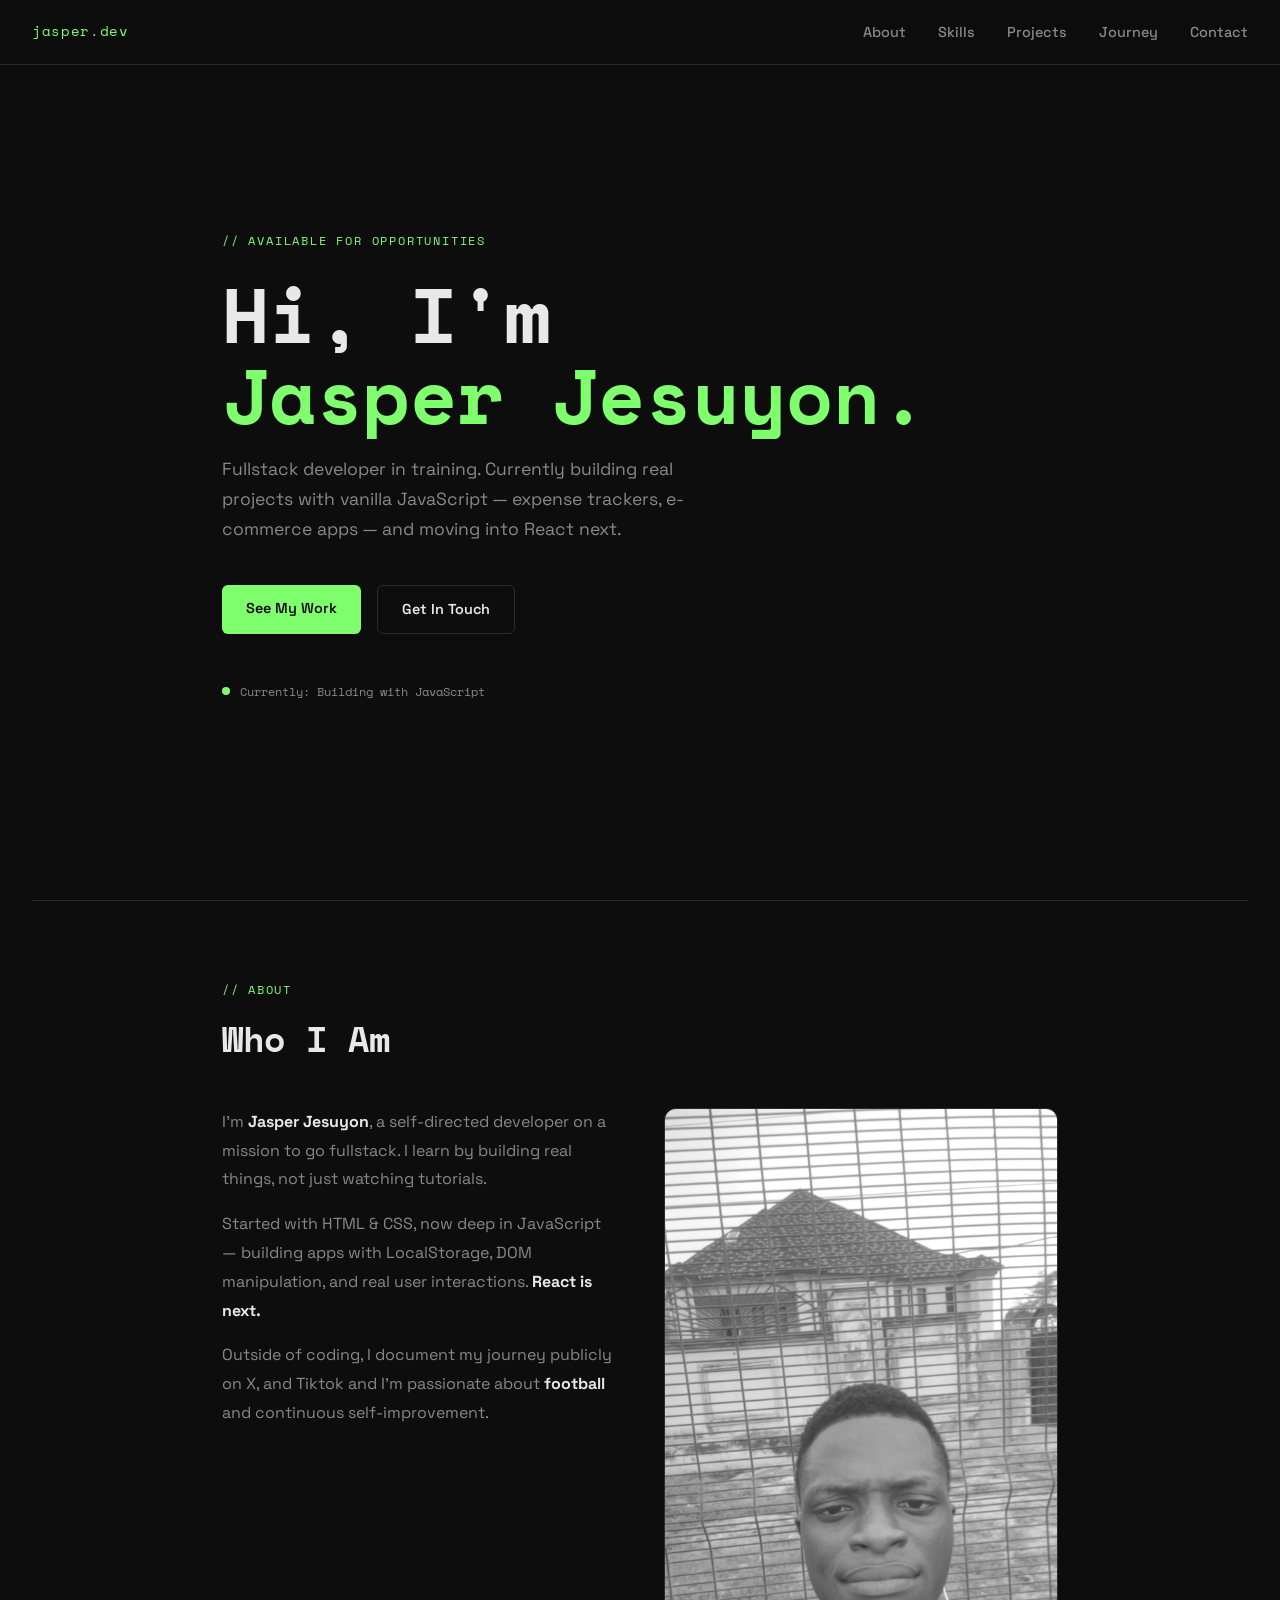
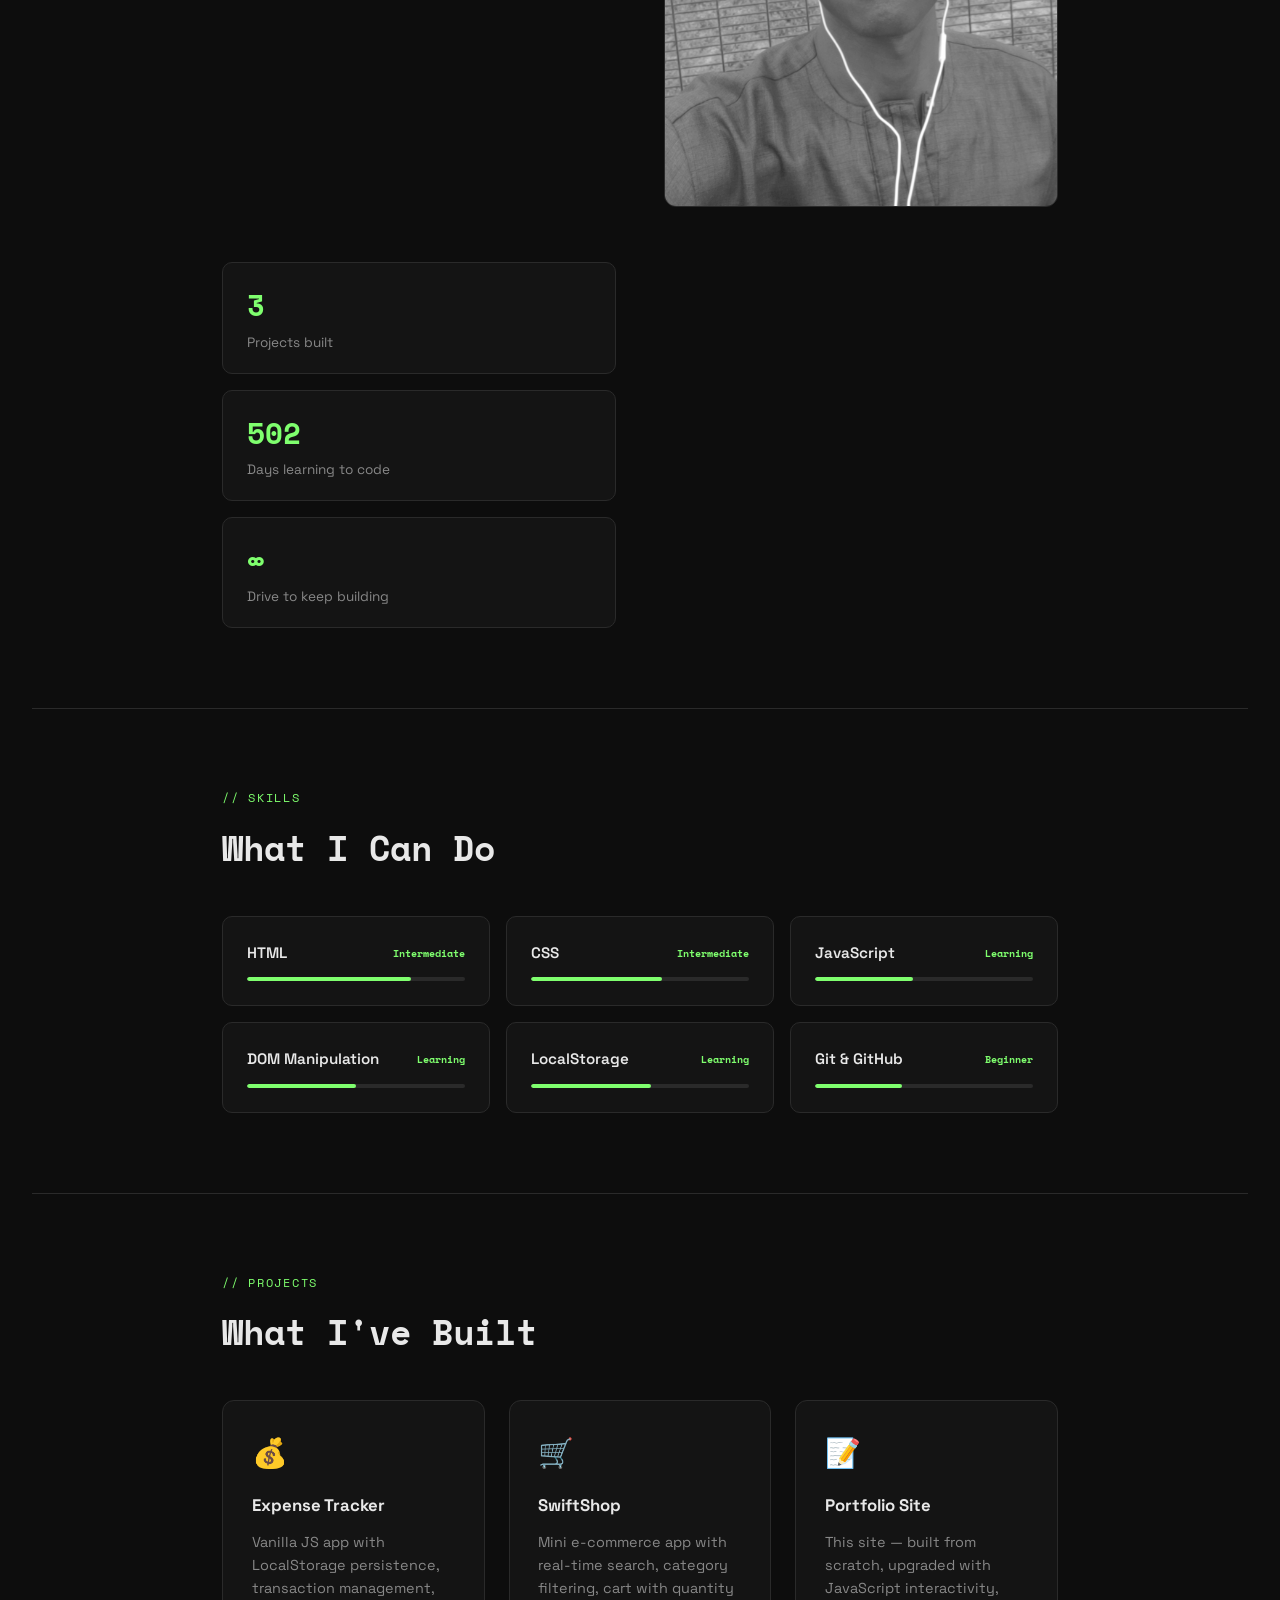
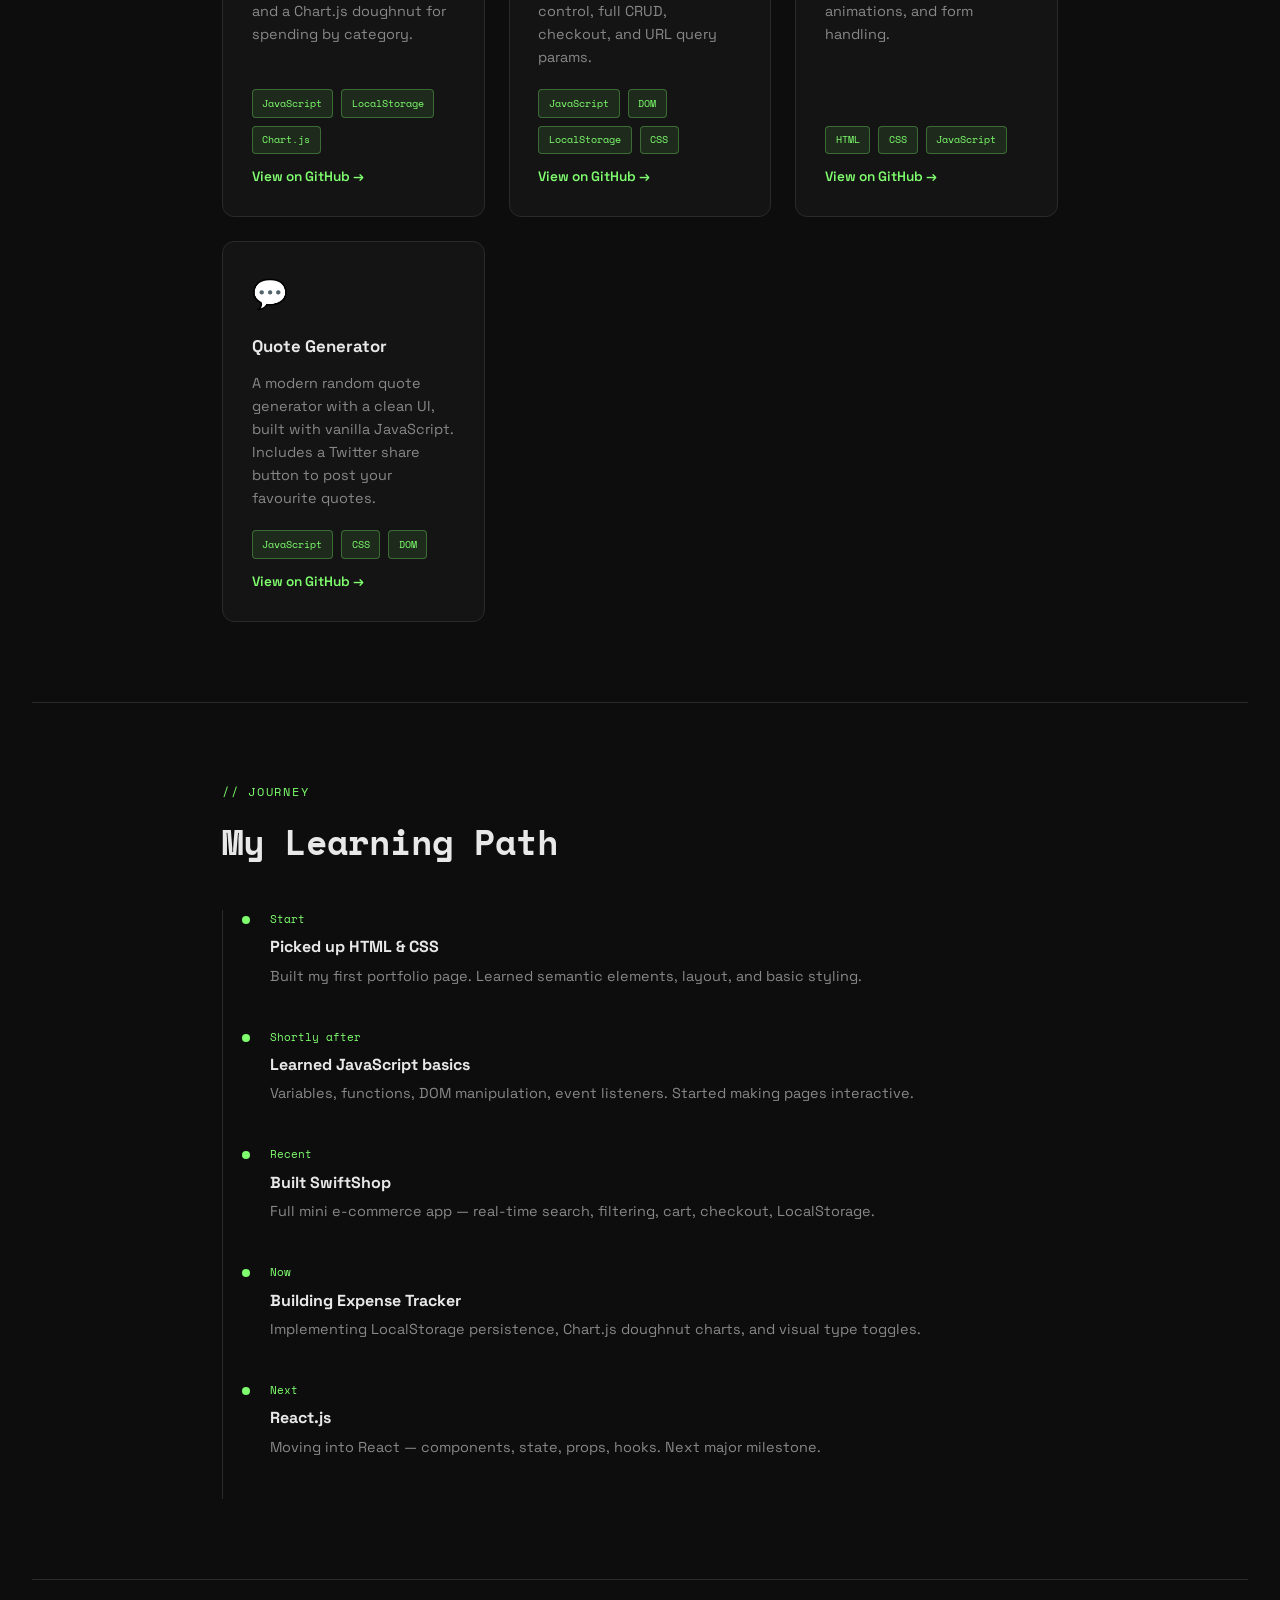
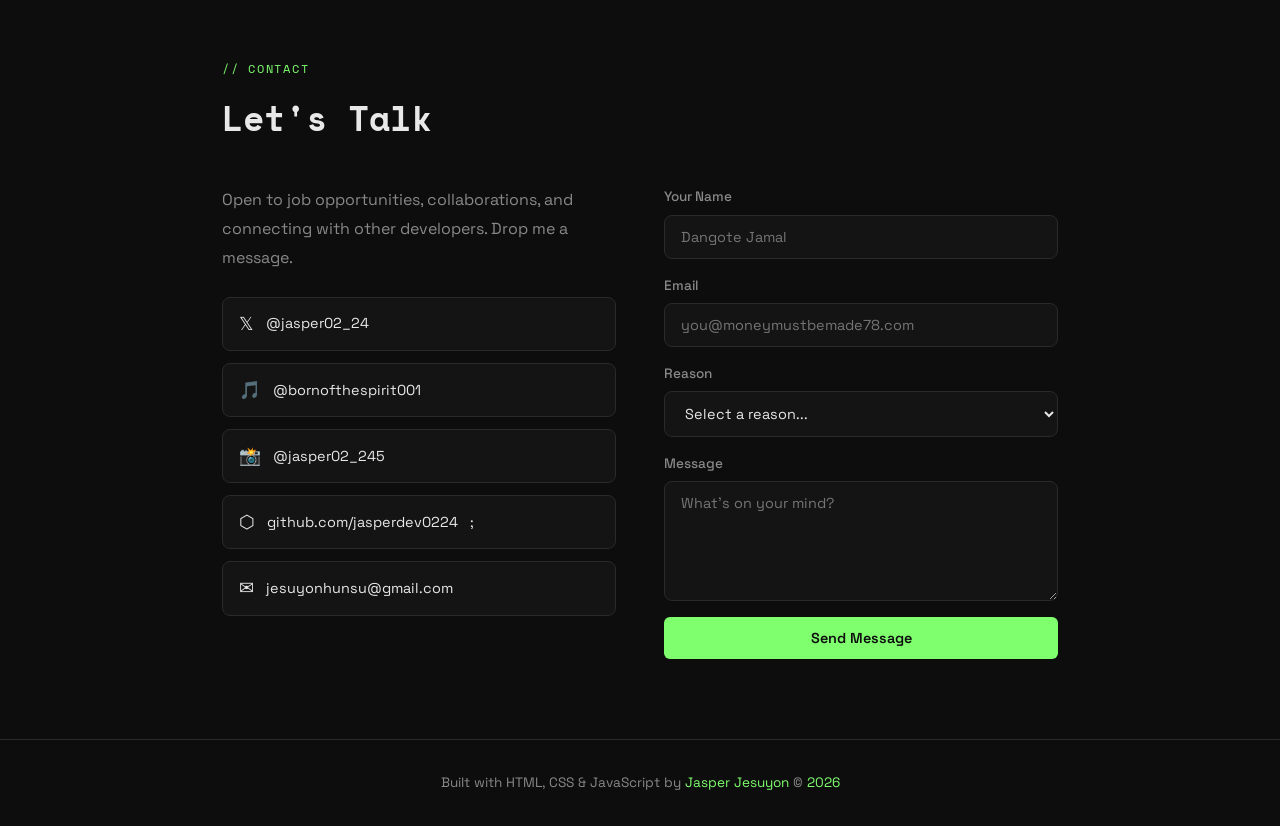
<file: index.html>
<!DOCTYPE html>
<html lang="en">
<head>
  <meta charset="UTF-8">
  <meta name="viewport" content="width=device-width, initial-scale=1.0">
  <title>Jasper Jesuyon Developer Portfolio</title>
  <link href="https://fonts.googleapis.com/css2?family=Space+Grotesk:wght@300;400;500;600;700&family=Space+Mono:wght@400;700&display=swap" rel="stylesheet">
  <link rel="stylesheet" href="portfolio.styles.css">
</head>
<body>

  <nav>
    <div class="nav-logo">jasper.dev</div>
    <ul class="nav-links">
      <li><a href="#about">About</a></li>
      <li><a href="#skills">Skills</a></li>
      <li><a href="#projects">Projects</a></li>
      <li><a href="#journey">Journey</a></li>
      <li><a href="#contact">Contact</a></li>
    </ul>
  </nav>

  <section id="hero">
    <p class="hero-label">// available for opportunities</p>
    <h1 class="hero-name">Hi, I'm<br><span>Jasper Jesuyon.</span></h1>
    <p class="hero-sub">
      Fullstack developer in training. Currently building real projects with vanilla JavaScript — expense trackers, e-commerce apps — and moving into React next.
    </p>
    <div class="hero-cta">
      <a href="#projects" class="btn btn-primary">See My Work</a>
      <a href="#contact" class="btn btn-ghost">Get In Touch</a>
    </div>
    <div class="status-bar">
      <span class="status-dot"></span>
      <span id="current-focus">Currently: Building with JavaScript</span>
    </div>
  </section>

  <hr class="divider">

  <section id="about">
    <p class="section-label fade-in">// about</p>
    <h2 class="section-title fade-in">Who I Am</h2>
    <div class="about-grid">
      <div class="about-text fade-in">
        <p>I'm <strong>Jasper Jesuyon</strong>, a self-directed developer on a mission to go fullstack. I learn by building real things, not just watching tutorials.</p>
        <p>Started with HTML & CSS, now deep in JavaScript — building apps with LocalStorage, DOM manipulation, and real user interactions. <strong>React is next.</strong></p>
        <p>Outside of coding, I document my journey publicly on X, and Tiktok and I'm passionate about <strong>football</strong> and continuous self-improvement.</p>
      </div>

 <div class="about-image fade-in">
<img src="image.jpg" alt="Jasper Jesuyon">
 </div>

      <div class="about-stats fade-in">
        <div class="stat-card">
          <div class="stat-num" id="projects-count">0</div>
          <div class="stat-label">Projects built</div>
        </div>
        <div class="stat-card">
          <div class="stat-num" id="days-count">0</div>
          <div class="stat-label">Days learning to code</div>
        </div>
        <div class="stat-card">
          <div class="stat-num">∞</div>
          <div class="stat-label">Drive to keep building</div>
        </div>
      </div>
    </div>
  </section>

  <hr class="divider">

  <section id="skills">
    <p class="section-label fade-in">// skills</p>
    <h2 class="section-title fade-in">What I Can Do</h2>
    <div class="skills-grid" id="skills-grid"></div>
  </section>

  <hr class="divider">

  <section id="projects">
    <p class="section-label fade-in">// projects</p>
    <h2 class="section-title fade-in">What I've Built</h2>
    <div class="projects-grid" id="projects-grid"></div>
  </section>

  <hr class="divider">

  <section id="journey">
    <p class="section-label fade-in">// journey</p>
    <h2 class="section-title fade-in">My Learning Path</h2>
    <div class="timeline" id="timeline"></div>
  </section>

  <hr class="divider">

  <section id="contact">
    <p class="section-label fade-in">// contact</p>
    <h2 class="section-title fade-in">Let's Talk</h2>
    <div class="contact-grid">
      <div class="contact-info fade-in">
        <p>Open to job opportunities, collaborations, and connecting with other developers. Drop me a message.</p>
        <div class="contact-links">
          <a href="https://x.com" target="_blank" rel="noopener" class="contact-link">
            <span class="contact-icon">𝕏</span>
            <span>@jasper02_24</span>
          </a>
          <a href="https://tiktok.com/@bornofthespirit001" target="_blank" rel="noopener" class="contact-link">
            <span class="contact-icon">🎵</span>
            <span>@bornofthespirit001</span>
          </a>

          </a>
          <a href="https://instagram.com/@jasper02_245" target="_blank" rel="noopener" class="contact-link">
            <span class="contact-icon">📸</span>
            <span>@jasper02_245</span>
          </a>

          <a href="https://github.com/jasperdev0224" target="_blank" rel="noopener" class="contact-link">
            <span class="contact-icon">⬡</span>
            <span>github.com/jasperdev0224</span>;
          </a>
          <a href="mailto:jesuyonhunsu@gmail.com" class="contact-link">
            <span class="contact-icon">✉</span>
            <span>jesuyonhunsu@gmail.com</span>
          </a>
        </div>
      </div>
      <div class="fade-in">
        <div class="contact-form" id="contact-form">
          <div class="form-group">
            <label for="name">Your Name</label>
            <input type="text" id="name" placeholder="Dangote Jamal">
          </div>
          <div class="form-group">
            <label for="email">Email</label>
            <input type="email" id="email" placeholder="you@moneymustbemade78.com">
          </div>
          <div class="form-group">
            <label for="reason">Reason</label>
            <select id="reason">
              <option value="">Select a reason...</option>
              <option value="job">Job Opportunity</option>
              <option value="collab">Collaboration</option>
              <option value="feedback">Feedback</option>
              <option value="other">Other</option>
            </select>
          </div>
          <div class="form-group">
            <label for="message">Message</label>
            <textarea id="message" placeholder="What's on your mind?"></textarea>
          </div>
          <button class="btn btn-primary" onclick="submitForm()">Send Message</button>
        </div>
        <div class="form-success" id="form-success">
          ✓ Message received! I'll get back to you soon.
        </div>
      </div>
    </div>
  </section>

  <footer>
    <p>Built with HTML, CSS & JavaScript by <span>Jasper Jesuyon</span> &copy; <span id="year"></span></p>
  </footer>

  <script src="portfolio.js"></script>
</body>
</html
</file>
<file: portfolio.styles.css>
*, *::before, *::after { box-sizing: border-box; margin: 0; padding: 0; }

:root {
  --bg: #0d0d0d;
  --surface: #141414;
  --surface2: #1c1c1c;
  --border: #2a2a2a;
  --text: #e8e8e8;
  --muted: #888;
  --accent: #7fff6e;
  --accent-dim: rgba(127,255,110,0.1);
  --accent-border: rgba(127,255,110,0.3);
  --font-display: 'Space Mono', monospace;
  --font-body: 'Space Grotesk', sans-serif;
}

html { scroll-behavior: smooth; }

body {
  background: var(--bg);
  color: var(--text);
  font-family: var(--font-body);
  font-size: 16px;
  line-height: 1.6;
}

/* NAV */
nav {
  position: fixed;
  top: 0; left: 0; right: 0;
  z-index: 100;
  display: flex;
  justify-content: space-between;
  align-items: center;
  padding: 1.2rem 2rem;
  background: rgba(13,13,13,0.85);
  backdrop-filter: blur(12px);
  border-bottom: 1px solid var(--border);
}

.nav-logo {
  font-family: var(--font-display);
  font-size: 0.85rem;
  color: var(--accent);
  letter-spacing: 0.05em;
}

.nav-links {
  display: flex;
  gap: 2rem;
  list-style: none;
}

.nav-links a {
  color: var(--muted);
  text-decoration: none;
  font-size: 0.9rem;
  font-weight: 500;
  transition: color 0.2s;
}

.nav-links a:hover { color: var(--text); }

/* HERO */
#hero {
  min-height: 100vh;
  display: flex;
  flex-direction: column;
  justify-content: center;
  padding: 6rem 2rem 4rem;
  max-width: 900px;
  margin: 0 auto;
}

.hero-label {
  font-family: var(--font-display);
  font-size: 0.75rem;
  color: var(--accent);
  letter-spacing: 0.15em;
  text-transform: uppercase;
  margin-bottom: 1.5rem;
}

.hero-name {
  font-family: var(--font-display);
  font-size: clamp(2.5rem, 6vw, 5rem);
  font-weight: 700;
  line-height: 1.05;
  margin-bottom: 1.2rem;
  color: var(--text);
}

.hero-name span { color: var(--accent); }

.hero-sub {
  font-size: 1.1rem;
  color: var(--muted);
  max-width: 520px;
  margin-bottom: 2.5rem;
  line-height: 1.7;
}

.hero-cta {
  display: flex;
  gap: 1rem;
  flex-wrap: wrap;
}

.btn {
  display: inline-block;
  padding: 0.75rem 1.5rem;
  border-radius: 6px;
  font-family: var(--font-body);
  font-size: 0.9rem;
  font-weight: 600;
  cursor: pointer;
  transition: all 0.2s;
  text-decoration: none;
  border: none;
}

.btn-primary { background: var(--accent); color: #0d0d0d; }
.btn-primary:hover { opacity: 0.85; transform: translateY(-2px); }
.btn-ghost { background: transparent; color: var(--text); border: 1px solid var(--border); }
.btn-ghost:hover { border-color: var(--accent); color: var(--accent); }

.status-bar {
  margin-top: 3rem;
  display: flex;
  align-items: center;
  gap: 0.6rem;
  font-family: var(--font-display);
  font-size: 0.75rem;
  color: var(--muted);
}

.status-dot {
  width: 8px; height: 8px;
  border-radius: 50%;
  background: var(--accent);
  animation: pulse 2s infinite;
}

@keyframes pulse {
  0%, 100% { opacity: 1; }
  50% { opacity: 0.3; }
}

/* SECTIONS */
section {
  max-width: 900px;
  margin: 0 auto;
  padding: 5rem 2rem;
}

.section-label {
  font-family: var(--font-display);
  font-size: 0.72rem;
  color: var(--accent);
  letter-spacing: 0.15em;
  text-transform: uppercase;
  margin-bottom: 0.75rem;
}

.section-title {
  font-family: var(--font-display);
  font-size: clamp(1.6rem, 3vw, 2.2rem);
  font-weight: 700;
  margin-bottom: 2.5rem;
  color: var(--text);
}

.divider { border: none; border-top: 1px solid var(--border); margin: 0 2rem; }

/* ABOUT */
.about-grid {
  display: grid;
  grid-template-columns: 1fr 1fr;
  gap: 3rem;
  align-items: start;
}

.about-text p { color: var(--muted); margin-bottom: 1rem; line-height: 1.8; }
.about-text p strong { color: var(--text); }
.about-stats { display: flex; flex-direction: column; gap: 1rem; }

.about-image img{
  width: 100%;
  border-radius: 12px;
  border: 1px solid var(--border);
  filter: grayscale();

}

.stat-card {
  background: var(--surface);
  border: 1px solid var(--border);
  border-radius: 10px;
  padding: 1.2rem 1.5rem;
}

.stat-num {
  font-family: var(--font-display);
  font-size: 1.8rem;
  font-weight: 700;
  color: var(--accent);
}

.stat-label { font-size: 0.85rem; color: var(--muted); margin-top: 0.2rem; }

/* SKILLS */
.skills-grid {
  display: grid;
  grid-template-columns: repeat(auto-fit, minmax(200px, 1fr));
  gap: 1rem;
}

.skill-card {
  background: var(--surface);
  border: 1px solid var(--border);
  border-radius: 10px;
  padding: 1.5rem;
  transition: border-color 0.2s;
}

.skill-card:hover { border-color: var(--accent-border); }

.skill-name {
  font-weight: 600;
  font-size: 0.95rem;
  margin-bottom: 0.75rem;
  display: flex;
  justify-content: space-between;
  align-items: center;
}

.skill-level-text { font-family: var(--font-display); font-size: 0.65rem; color: var(--accent); }
.skill-bar-bg { height: 4px; background: var(--border); border-radius: 2px; overflow: hidden; }

.skill-bar-fill {
  height: 100%;
  background: var(--accent);
  border-radius: 2px;
  width: 0;
  transition: width 1s ease;
}

/* PROJECTS */
.projects-grid {
  display: grid;
  grid-template-columns: repeat(auto-fit, minmax(260px, 1fr));
  gap: 1.5rem;
}

.project-card {
  background: var(--surface);
  border: 1px solid var(--border);
  border-radius: 12px;
  padding: 1.8rem;
  display: flex;
  flex-direction: column;
  gap: 0.75rem;
  transition: border-color 0.2s, transform 0.2s;
}

.project-card:hover { border-color: var(--accent-border); transform: translateY(-3px); }
.project-icon { font-size: 1.8rem; margin-bottom: 0.25rem; }
.project-title { font-weight: 700; font-size: 1.05rem; }
.project-desc { color: var(--muted); font-size: 0.9rem; line-height: 1.6; flex: 1; }
.project-tags { display: flex; gap: 0.5rem; flex-wrap: wrap; margin-top: 0.5rem; }

.tag {
  font-family: var(--font-display);
  font-size: 0.65rem;
  padding: 0.3rem 0.6rem;
  border-radius: 4px;
  background: var(--accent-dim);
  color: var(--accent);
  border: 1px solid var(--accent-border);
}

.project-link {
  font-size: 0.85rem;
  color: var(--accent);
  text-decoration: none;
  font-weight: 600;
  margin-top: auto;
}

.project-link:hover { text-decoration: underline; }

/* TIMELINE */
.timeline { position: relative; padding-left: 1.5rem; }

.timeline::before {
  content: '';
  position: absolute;
  left: 0; top: 0; bottom: 0;
  width: 1px;
  background: var(--border);
}

.timeline-item { position: relative; padding: 0 0 2.5rem 1.5rem; }

.timeline-item::before {
  content: '';
  position: absolute;
  left: -4px; top: 6px;
  width: 8px; height: 8px;
  border-radius: 50%;
  background: var(--accent);
}

.timeline-date { font-family: var(--font-display); font-size: 0.7rem; color: var(--accent); margin-bottom: 0.4rem; }
.timeline-title { font-weight: 700; margin-bottom: 0.3rem; }
.timeline-desc { color: var(--muted); font-size: 0.9rem; line-height: 1.6; }

/* CONTACT */
.contact-grid { display: grid; grid-template-columns: 1fr 1fr; gap: 3rem; align-items: start; }
.contact-info p { color: var(--muted); margin-bottom: 1.5rem; line-height: 1.8; }
.contact-links { display: flex; flex-direction: column; gap: 0.75rem; }

.contact-link {
  display: flex;
  align-items: center;
  gap: 0.75rem;
  color: var(--text);
  text-decoration: none;
  font-size: 0.9rem;
  padding: 0.75rem 1rem;
  background: var(--surface);
  border: 1px solid var(--border);
  border-radius: 8px;
  transition: border-color 0.2s, color 0.2s;
}

.contact-link:hover { border-color: var(--accent-border); color: var(--accent); }
.contact-icon { font-size: 1.1rem; }
.contact-form { display: flex; flex-direction: column; gap: 1rem; }
.form-group { display: flex; flex-direction: column; gap: 0.4rem; }

label { font-size: 0.85rem; color: var(--muted); font-weight: 500; }

input, textarea, select {
  background: var(--surface);
  border: 1px solid var(--border);
  border-radius: 8px;
  padding: 0.75rem 1rem;
  color: var(--text);
  font-family: var(--font-body);
  font-size: 0.9rem;
  transition: border-color 0.2s;
  outline: none;
  width: 100%;
}

input:focus, textarea:focus, select:focus { border-color: var(--accent-border); }
textarea { resize: vertical; min-height: 120px; }
select option { background: var(--surface2); }

.form-success {
  display: none;
  background: var(--accent-dim);
  border: 1px solid var(--accent-border);
  border-radius: 8px;
  padding: 1rem;
  color: var(--accent);
  font-size: 0.9rem;
  text-align: center;
}

/* FOOTER */
footer {
  border-top: 1px solid var(--border);
  padding: 2rem;
  text-align: center;
  color: var(--muted);
  font-size: 0.85rem;
}

footer span { color: var(--accent); }

/* MOBILE */
@media (max-width: 640px) {
  .about-grid, .contact-grid { grid-template-columns: 1fr; }
  .nav-links { display: none; }
}

/* ANIMATIONS */
.fade-in {
  opacity: 0;
  transform: translateY(20px);
  transition: opacity 0.6s ease, transform 0.6s ease;
}

.fade-in.visible { opacity: 1; transform: none; }
</file>
